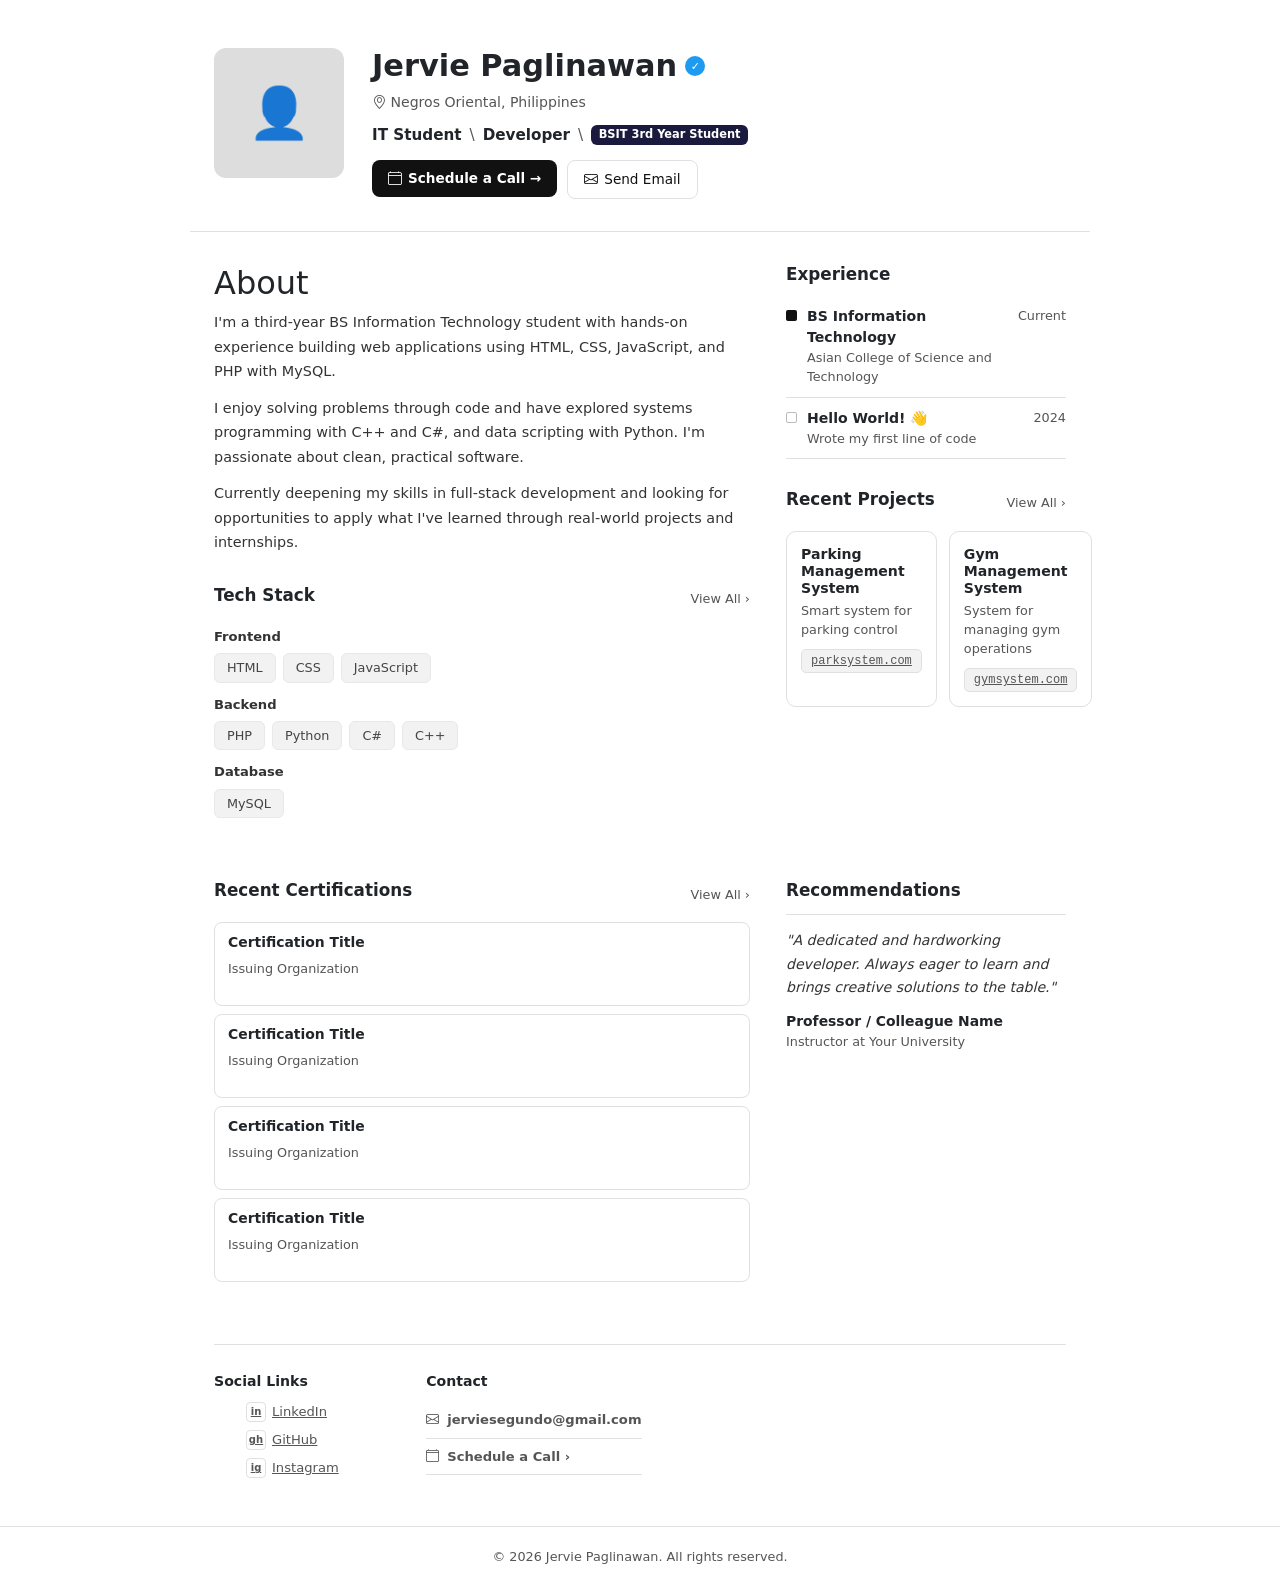
<file: Portfolio/index.html>
<!DOCTYPE html>
<html lang="en">
<head>
  <meta charset="UTF-8" />
  <meta name="viewport" content="width=device-width, initial-scale=1.0"/>
  <title>Jervie Paglinawan - Web Developer</title>
  <link rel="stylesheet" href="style.css">
  <link href="https://cdn.jsdelivr.net/npm/bootstrap-icons@1.11.3/font/bootstrap-icons.css" rel="stylesheet">
  <link href="https://cdn.jsdelivr.net/npm/bootstrap@5.3.3/dist/css/bootstrap.min.css" rel="stylesheet">
</head>
<body>

<header>
  <div class="avatar-placeholder">👤</div>

  <div class="header-info">
    <h1>Jervie Paglinawan<span class="verified">✓</span></h1>
    <p class="location"> <i class="bi bi-geo-alt"></i> Negros Oriental, Philippines</p>

    <div class="roles">
      IT Student <span class="sep">\</span>
      Developer  <span class="sep">\</span>
      <span class="badge">BSIT 3rd Year Student</span>
    </div>

    <div class="header-actions">
      <a href="mailto:youremail@gmail.com"><button class="btn-dark"><i class="bi bi-calendar4"></i> Schedule a Call →</button></a>
      <a href="mailto:jerviesegundo@gmail.com"><button class="btn-outline"><i class="bi bi-envelope"></i> Send Email</button></a>
    </div>
  </div>
</header>


<div class="main">

  <div class="row-top">
    <div>
      <section class="about">
        <h2>About</h2>
        <p>I'm a third-year BS Information Technology student with hands-on experience building web applications using HTML, CSS, JavaScript, and PHP with MySQL.</p>
        <p>I enjoy solving problems through code and have explored systems programming with C++ and C#, and data scripting with Python. I'm passionate about clean, practical software.</p>
        <p>Currently deepening my skills in full-stack development and looking for opportunities to apply what I've learned through real-world projects and internships.</p>
      </section>

      <section>
        <div class="sec-header">
          <h2>Tech Stack</h2>
          <a href="tech_stack.html" class="view-all">View All ›</a>
        </div>
        <div class="group-label">Frontend</div>
        <div class="tags">
          <span class="tag">HTML</span>
          <span class="tag">CSS</span>
          <span class="tag">JavaScript</span>
        </div>
        <div class="group-label">Backend</div>
        <div class="tags">
          <span class="tag">PHP</span>
          <span class="tag">Python</span>
          <span class="tag">C#</span>
          <span class="tag">C++</span>
        </div>
        <div class="group-label">Database</div>
        <div class="tags">
          <span class="tag">MySQL</span>
        </div>
      </section>
    </div>

    <div>
        <section>
        <h2 style="font-size:1.05rem;font-weight:700;margin-bottom:12px">Experience</h2>
        <div class="exp-item">
          <div class="exp-dot filled"></div>
          <div class="exp-info"><div class="exp-title">BS Information Technology</div><div class="exp-org">Asian College of Science and Technology</div></div>
          <div class="exp-year">Current</div>
        </div>
        <div class="exp-item">
          <div class="exp-dot hollow"></div>
          <div class="exp-info"><div class="exp-title">Hello World! 👋</div><div class="exp-org">Wrote my first line of code</div></div>
          <div class="exp-year">2024</div>
        </div>
      </section>

      <section>
        <div class="sec-header">
          <h2>Recent Projects</h2>
          <a href="projects.html" class="view-all">View All ›</a>
        </div>
        <div class="proj-grid">
          <div class="proj-card">
            <h3>Parking Management System</h3>
            <p>Smart system for parking control</p>
            <a href="http://parksystem.atwebpages.com/" target="_blank" class="proj-tag">parksystem.com</a>
          </div>
          <div class="proj-card">
            <h3>Gym Management System</h3>
            <p>System for managing gym operations</p>
            <a href="http://gymsystemmanagement.atwebpages.com/" target="_blank" class="proj-tag">gymsystem.com</a>
          </div>
        </div>
      </section>
    </div>
  </div>
  <div class="row-bottom">
    <div>
      <section>
        <div class="sec-header">
          <h2>Recent Certifications</h2>
          <a href="certificates.html" class="view-all">View All ›</a>
        </div>
        <div class="cert-item"><h3>Certification Title</h3><p>Issuing Organization</p></div>
        <div class="cert-item"><h3>Certification Title</h3><p>Issuing Organization</p></div>
        <div class="cert-item"><h3>Certification Title</h3><p>Issuing Organization</p></div>
        <div class="cert-item"><h3>Certification Title</h3><p>Issuing Organization</p></div>
      </section>
    </div>
    <div>
      <section>
        <h2 style="font-size:1.05rem;font-weight:700;margin-bottom:14px">Recommendations</h2>
        <div class="rec-card">
          <blockquote>"A dedicated and hardworking developer. Always eager to learn and brings creative solutions to the table."</blockquote>
          <div class="rec-author">Professor / Colleague Name</div>
          <div class="rec-role">Instructor at Your University</div>
        </div>
      </section>
    </div>

  </div>

  <div class="footer-grid">
    <div>
      <h3>Social Links</h3>
      <ul>
        <li><a href="https://linkedin.com/in/yourprofile" target="_blank"><span class="social-icon">in</span> LinkedIn</a></li>
        <li><a href="https://github.com/yourusername" target="_blank"><span class="social-icon">gh</span> GitHub</a></li>
        <li><a href="https://instagram.com/yourhandle" target="_blank"><span class="social-icon">ig</span> Instagram</a></li>
      </ul>
    </div>

    <div>
      <h3>Contact</h3>
      <div class="contact-row clickable fw-bold"><i class="bi bi-envelope"></i>jerviesegundo@gmail.com</div>
      <div class="contact-row clickable fw-bold"><i class="bi bi-calendar4"></i> Schedule a Call ›</div>
    </div>

  </div>

</div><!-- end main -->

<div class="copyright">© 2026 Jervie Paglinawan. All rights reserved.</div>
<script src="https://cdn.jsdelivr.net/npm/bootstrap@5.3.3/dist/js/bootstrap.bundle.min.js"></script>
</body>
</html>
</file>
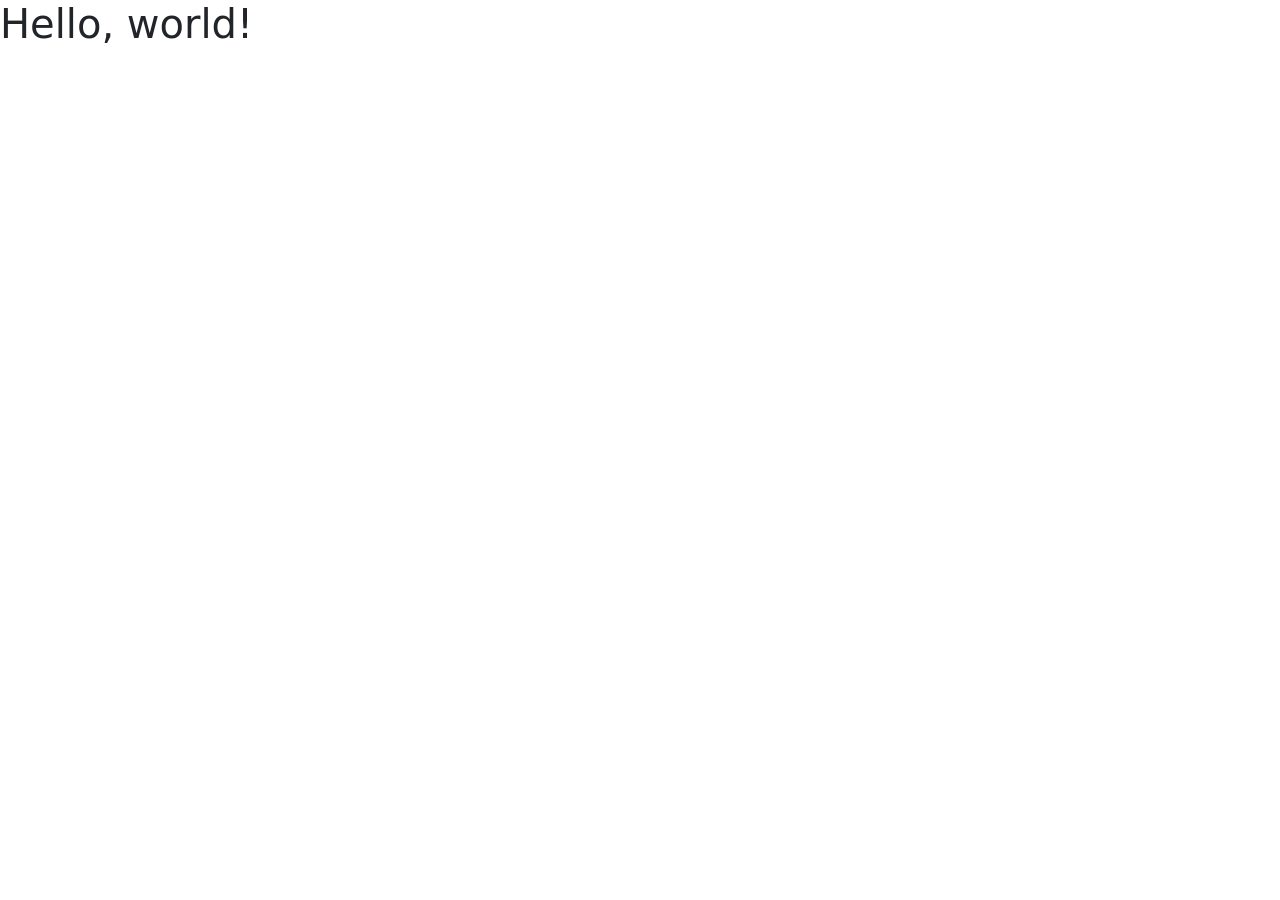
<file: Portfolio/certificates.html>
<!doctype html>
<html lang="en">
  <head>
    <meta charset="utf-8">
    <meta name="viewport" content="width=device-width, initial-scale=1">
    <title>Jervie Paglinawan - All Certificates</title>
    <link href="https://cdn.jsdelivr.net/npm/bootstrap@5.3.8/dist/css/bootstrap.min.css" rel="stylesheet">
  </head>
  <body>
    <h1>Hello, world!</h1>
    <script src="https://cdn.jsdelivr.net/npm/bootstrap@5.3.8/dist/js/bootstrap.bundle.min.js"></script>
  </body>
</html>
</file>
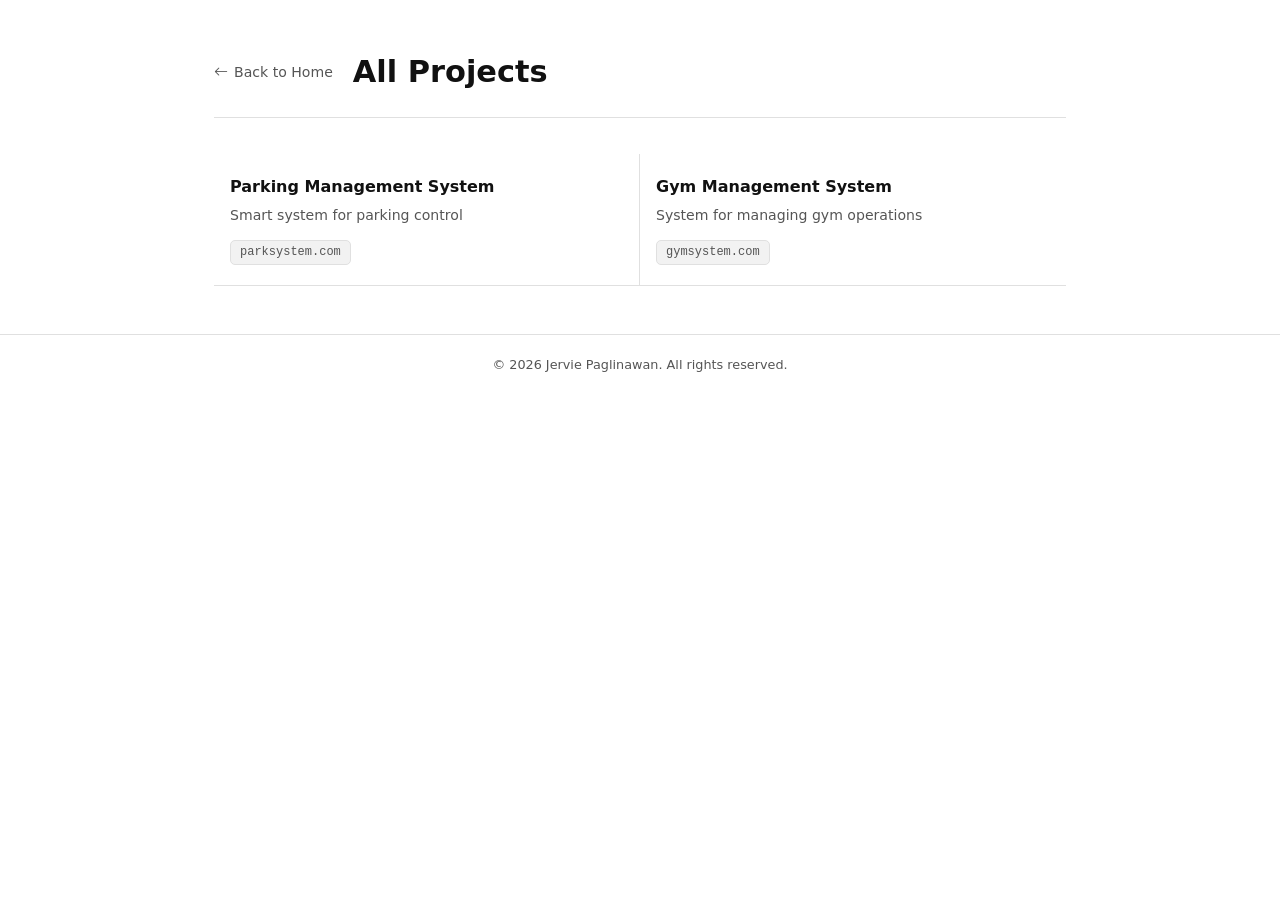
<file: Portfolio/projects.html>
<!DOCTYPE html>
<html lang="en">
<head>
  <meta charset="UTF-8" />
  <meta name="viewport" content="width=device-width, initial-scale=1.0"/>
  <title>All Projects – Jervie Paglinawan</title>
  <link rel="stylesheet" href="style.css">
  <link href="https://cdn.jsdelivr.net/npm/bootstrap-icons@1.11.3/font/bootstrap-icons.css" rel="stylesheet">
</head>
<body>

<div class="subpage">

  <div class="subpage-header">
    <a href="index.html" class="back-link"><i class="bi bi-arrow-left"></i> Back to Home</a>
    <h1>All Projects</h1>
  </div>

  <div class="subpage-body">
    <div class="all-proj-grid">

      <div class="all-proj-item">
        <h3>Parking Management System</h3>
        <p>Smart system for parking control</p>
        <a href="http://parksystem.atwebpages.com/" target="_blank" class="proj-tag">parksystem.com</a>
      </div>

      <div class="all-proj-item">
        <h3>Gym Management System</h3>
        <p>System for managing gym operations</p>
        <a href="http://gymsystemmanagement.atwebpages.com/" target="_blank" class="proj-tag">gymsystem.com</a>
      </div>

    </div>
  </div>
</div>

<div class="copyright">© 2026 Jervie Paglinawan. All rights reserved.</div>

</body>
</html>
</file>
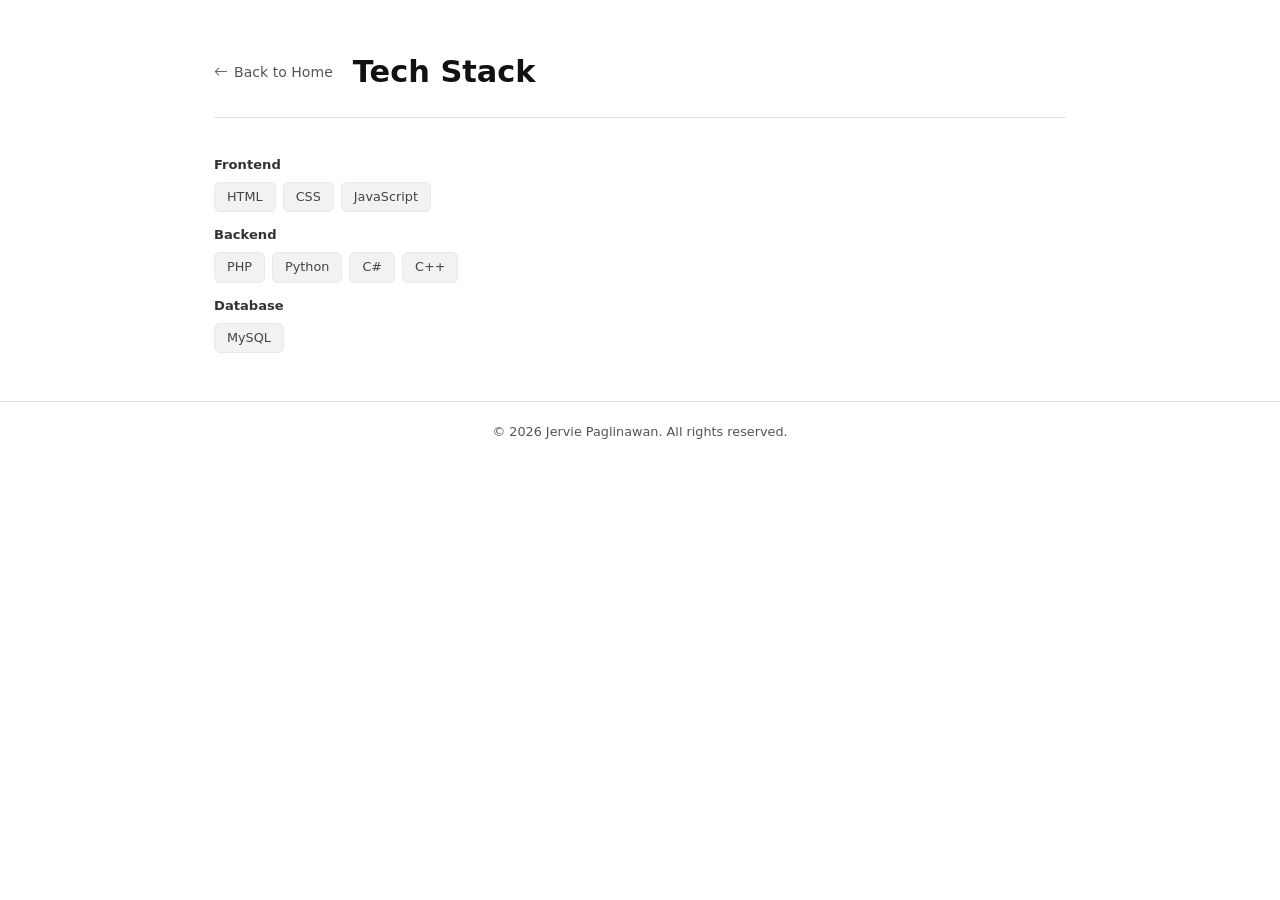
<file: Portfolio/tech_stack.html>
<!DOCTYPE html>
<html lang="en">
<head>
  <meta charset="UTF-8" />
  <meta name="viewport" content="width=device-width, initial-scale=1.0"/>
  <title>Tech Stack – Jervie Paglinawan</title>
  <link rel="stylesheet" href="style.css">
  <link href="https://cdn.jsdelivr.net/npm/bootstrap-icons@1.11.3/font/bootstrap-icons.css" rel="stylesheet">
</head>
<body>

<div class="subpage">
  <div class="subpage-header">
    <a href="index.html" class="back-link"><i class="bi bi-arrow-left"></i> Back to Home</a>
    <h1>Tech Stack</h1>
  </div>

  <div class="subpage-body">

    <div class="group-label">Frontend</div>
    <div class="tags">
      <span class="tag">HTML</span>
      <span class="tag">CSS</span>
      <span class="tag">JavaScript</span>
    </div>

    <div class="group-label">Backend</div>
    <div class="tags">
      <span class="tag">PHP</span>
      <span class="tag">Python</span>
      <span class="tag">C#</span>
      <span class="tag">C++</span>
    </div>

    <div class="group-label">Database</div>
    <div class="tags">
      <span class="tag">MySQL</span>
    </div>
  </div>
</div>

<div class="copyright">© 2026 Jervie Paglinawan. All rights reserved.</div>

</body>
</html>
</file>
<file: Portfolio/style.css>
*, *::before, *::after { box-sizing: border-box; margin: 0; padding: 0; }

    :root {
      --bg: #ffffff;
      --text: #111111;
      --text2: #555555;
      --border: #e0e0e0;
      --tag-bg: #f2f2f2;
      --tag-text: #444444;
      --badge-bg: #1a1a3e;
      --badge-text: #b8c8ff;
    }

    body {
      font-family: 'Segoe UI', system-ui, -apple-system, sans-serif;
      background: var(--bg);
      color: var(--text);
      line-height: 1.6;
    }

    a { color: inherit; text-decoration: none; }
    header {
      max-width: 900px;
      margin: 48px auto 0;
      padding: 0 24px 32px;
      display: flex;
      gap: 28px;
      align-items: flex-start;
      border-bottom: 1px solid var(--border);
    }

    /* AVATAR: replace div with <img src="photo.jpg" class="avatar-img" /> */
    .avatar-placeholder {
      width: 130px; height: 130px;
      border-radius: 12px;
      background: #ddd;
      display: flex; align-items: center; justify-content: center;
      font-size: 50px; flex-shrink: 0;
    }
    .avatar-img {
      width: 130px; height: 130px;
      border-radius: 12px; object-fit: cover; flex-shrink: 0;
    }

    .header-info { flex: 1; }
    .header-info h1 { font-size: 1.9rem; font-weight: 700; display: flex; align-items: center; gap: 8px; }

    .verified {
      width: 20px; height: 20px; background: #1d9bf0; border-radius: 50%;
      display: inline-flex; align-items: center; justify-content: center;
      color: #fff; font-size: 11px;
    }

    .location { color: var(--text2); font-size: 0.88rem; margin: 4px 0 10px; }

    .roles {
      font-size: 0.95rem; font-weight: 600;
      display: flex; align-items: center; gap: 8px; flex-wrap: wrap; margin-bottom: 14px;
    }
    .roles .sep { color: var(--text2); font-weight: 400; }

    .badge {
      background: var(--badge-bg); color: var(--badge-text);
      font-size: 0.75rem; font-weight: 600; padding: 5px 12px;
      border-radius: 6px; display: inline-flex; align-items: center; gap: 5px;
    }

    .header-actions { display: flex; gap: 10px; flex-wrap: wrap; }

    .btn-dark {
      background: #111; color: #fff; border: none;
      padding: 8px 16px; border-radius: 8px; font-size: 0.85rem; font-weight: 600;
      cursor: pointer; display: inline-flex; align-items: center; gap: 6px;
    }
    .btn-dark:hover { background: #333; }

    .btn-outline {
      background: transparent; color: #111; border: 1px solid var(--border);
      padding: 8px 16px; border-radius: 8px; font-size: 0.85rem; font-weight: 500;
      cursor: pointer; display: inline-flex; align-items: center; gap: 6px;
    }
    .btn-outline:hover { background: #f0f0f0; }

    /* ─── MAIN LAYOUT ─── */
    .main { max-width: 900px; margin: 32px auto; padding: 0 24px; }

    .row-top, .row-bottom {
      display: grid;
      grid-template-columns: 1fr 280px;
      gap: 36px;
      margin-bottom: 32px;
    }
    .row {
  display: grid;
  grid-template-columns: 1fr 1fr;
  gap: 36px;
  margin-bottom: 36px;
}

    @media (max-width: 700px) {
      header { flex-direction: column; }
      .row-top, .row-bottom { grid-template-columns: 1fr; }
      .proj-grid { grid-template-columns: 1fr; }
      .footer-grid { grid-template-columns: 1fr 1fr; }
       .row {
    grid-template-columns: 1fr;
  }
    }

    section { margin-bottom: 30px; }

    .sec-header { display: flex; justify-content: space-between; align-items: center; margin-bottom: 14px; }
    .sec-header h2 { font-size: 1.05rem; font-weight: 700; }
    .view-all { font-size: 0.8rem; color: var(--text2); cursor: pointer; }

    /* ─── ABOUT ─── */
    .about p { font-size: 0.9rem; color: #333; margin-bottom: 12px; line-height: 1.7; }

    /* ─── TECH STACK ─── */
    .group-label { font-size: 0.82rem; font-weight: 700; color: #333; margin: 12px 0 7px; }
    .tags { display: flex; flex-wrap: wrap; gap: 7px; }
    .tag {
      background: var(--tag-bg); color: var(--tag-text);
      font-size: 0.8rem; padding: 4px 12px; border-radius: 6px; border: 1px solid #e8e8e8;
    }

    /* ─── PROJECTS ─── */
    .proj-grid { display: grid; grid-template-columns: 1fr 1fr; gap: 12px; }
    .proj-card { border: 1px solid var(--border); border-radius: 10px; padding: 14px; }
    .proj-card h3 { font-size: 0.88rem; font-weight: 700; margin-bottom: 4px; }
    .proj-card p  { font-size: 0.8rem; color: var(--text2); margin-bottom: 8px; }
    .proj-tag {
      display: inline-block; background: #f2f2f2; border: 1px solid #e0e0e0;
      color: #555; font-size: 0.75rem; padding: 2px 9px; border-radius: 5px;
      font-family: 'Courier New', monospace;
    }

    /* ─── ACCESS CARD ─── */
    .access-card {
      background: #1c1c2e; color: #fff;
      border-radius: 14px; padding: 22px 20px 18px;
      font-family: 'Courier New', monospace;
      min-height: 200px; position: relative; margin-bottom: 24px;
    }
    .ac-prompt { font-size: 1.5rem; margin-bottom: 10px; color: #7dd3fc; }
    .ac-title  { font-size: 0.95rem; font-weight: 700; letter-spacing: 0.08em; }
    .ac-sub    { font-size: 0.68rem; color: #8888aa; letter-spacing: 0.14em; margin-bottom: 22px; }
    .ac-lbl    { font-size: 0.68rem; color: #8888aa; letter-spacing: 0.12em; }
    .ac-name   { font-size: 1rem; font-weight: 700; letter-spacing: 0.07em; margin-top: 2px; }
    .ac-type   { font-size: 0.68rem; color: #8888aa; letter-spacing: 0.12em; margin-top: 14px; }
    .qr {
      position: absolute; bottom: 16px; right: 16px;
      width: 40px; height: 40px; background: #fff;
      border-radius: 4px; padding: 4px;
      display: grid; grid-template-columns: repeat(5, 1fr); gap: 2px;
    }
    .qr span { background: #111; border-radius: 1px; }
    .qr span:nth-child(3n) { background: transparent; }
    .qr span:nth-child(5n) { background: #111; }
    .qr span:nth-child(7n) { background: transparent; }

    /* ─── EXPERIENCE ─── */
    .exp-item {
      display: flex; gap: 10px; padding: 10px 0;
      border-bottom: 1px solid var(--border); align-items: flex-start;
    }
    .exp-dot { width: 11px; height: 11px; border-radius: 2px; flex-shrink: 0; margin-top: 4px; }
    .exp-dot.filled { background: #111; }
    .exp-dot.hollow { background: transparent; border: 1.5px solid #bbb; }
    .exp-info { flex: 1; }
    .exp-title { font-size: 0.88rem; font-weight: 600; }
    .exp-org   { font-size: 0.8rem; color: var(--text2); }
    .exp-year  { font-size: 0.8rem; color: var(--text2); flex-shrink: 0; }

    /* ─── CERTIFICATIONS ─── */
    .cert-item { padding: 11px 13px; border: 1px solid var(--border); border-radius: 8px; margin-bottom: 8px; }
    .cert-item h3 { font-size: 0.87rem; font-weight: 700; }
    .cert-item p  { font-size: 0.8rem; color: var(--text2); }

    /* ─── RECOMMENDATIONS ─── */
    .rec-card { border-top: 1px solid var(--border); padding-top: 14px; }
    .rec-card blockquote { font-size: 0.88rem; color: #333; font-style: italic; margin-bottom: 12px; line-height: 1.65; }
    .rec-author { font-size: 0.87rem; font-weight: 700; }
    .rec-role   { font-size: 0.8rem; color: var(--text2); }

    /* ─── FOOTER (full-width 4 columns) ─── */
    .footer-grid {
      display: grid; grid-template-columns: repeat(4, 1fr); gap: 24px;
      border-top: 1px solid var(--border); padding-top: 28px; margin-bottom: 28px;
    }
    .footer-grid h3 { font-size: 0.88rem; font-weight: 700; margin-bottom: 12px; }
    .footer-grid ul { list-style: none; }
    .footer-grid ul li { font-size: 0.82rem; color: var(--text2); margin-bottom: 8px; display: flex; align-items: center; gap: 6px; }
    .footer-grid ul li a { color: var(--text2); display: flex; align-items: center; gap: 6px; }
    .footer-grid ul li a:hover { color: #111; }
    .social-icon {
      width: 20px; height: 20px; border: 1px solid var(--border); border-radius: 4px;
      display: inline-flex; align-items: center; justify-content: center;
      font-size: 10px; font-weight: 700; flex-shrink: 0;
    }
    .contact-row {
      display: flex; align-items: center; gap: 8px;
      padding: 8px 0; border-bottom: 1px solid var(--border);
      font-size: 0.82rem; color: var(--text2);
    }
    .contact-row.clickable { cursor: pointer; }
    .contact-row.clickable:hover { color: #111; }

    /* ─── COPYRIGHT ─── */
    .copyright { text-align: center; padding: 20px; font-size: 0.8rem; color: var(--text2); border-top: 1px solid var(--border); }

    /* ─── STACK + PROJECTS SIDE BY SIDE ─── */
.stack-proj-row {
  display: grid;
  grid-template-columns: 1fr 1fr;
  gap: 24px;
  margin-bottom: 24px;
}

.stack-proj-row section {
  margin-bottom: 0;
}

/* Projects as a list (instead of card grid) inside the side-by-side view */
.proj-list {}

.proj-list-item {
  padding: 10px 0;
  border-bottom: 1px solid var(--border);
}

.proj-list-item:last-child { border-bottom: none; }
.proj-list-item h3 { font-size: 0.88rem; font-weight: 700; margin-bottom: 3px; }
.proj-list-item p  { font-size: 0.8rem; color: var(--text2); margin-bottom: 6px; }

/* View All link (make it an anchor) */
a.view-all {
  font-size: 0.8rem;
  color: var(--text2);
  text-decoration: none;
  cursor: pointer;
}
a.view-all:hover { color: #111; }
.subpage {
  max-width: 900px;
  margin: 48px auto;
  padding: 0 24px;
}

.subpage-header {
  display: flex;
  align-items: center;
  gap: 20px;
  margin-bottom: 36px;
  border-bottom: 1px solid var(--border);
  padding-bottom: 20px;
}

.subpage-header h1 {
  font-size: 1.9rem;
  font-weight: 700;
}

.back-link {
  font-size: 0.88rem;
  color: var(--text2);
  display: inline-flex;
  align-items: center;
  gap: 6px;
  text-decoration: none;
  white-space: nowrap;
}

.back-link:hover { color: #111; }

.subpage-body { }
.all-proj-grid {
  display: grid;
  grid-template-columns: 1fr 1fr;
  gap: 0;
}

.all-proj-item {
  padding: 20px 16px;
  border-bottom: 1px solid var(--border);
}

.all-proj-item:nth-child(odd) {
  border-right: 1px solid var(--border);
}

.all-proj-item h3 { font-size: 1rem; font-weight: 700; margin-bottom: 5px; }
.all-proj-item p  { font-size: 0.88rem; color: var(--text2); margin-bottom: 10px; }

@media (max-width: 700px) {
  .stack-proj-row { grid-template-columns: 1fr; }
  .all-proj-grid  { grid-template-columns: 1fr; }
  .all-proj-item:nth-child(odd) { border-right: none; }
}
</file>
